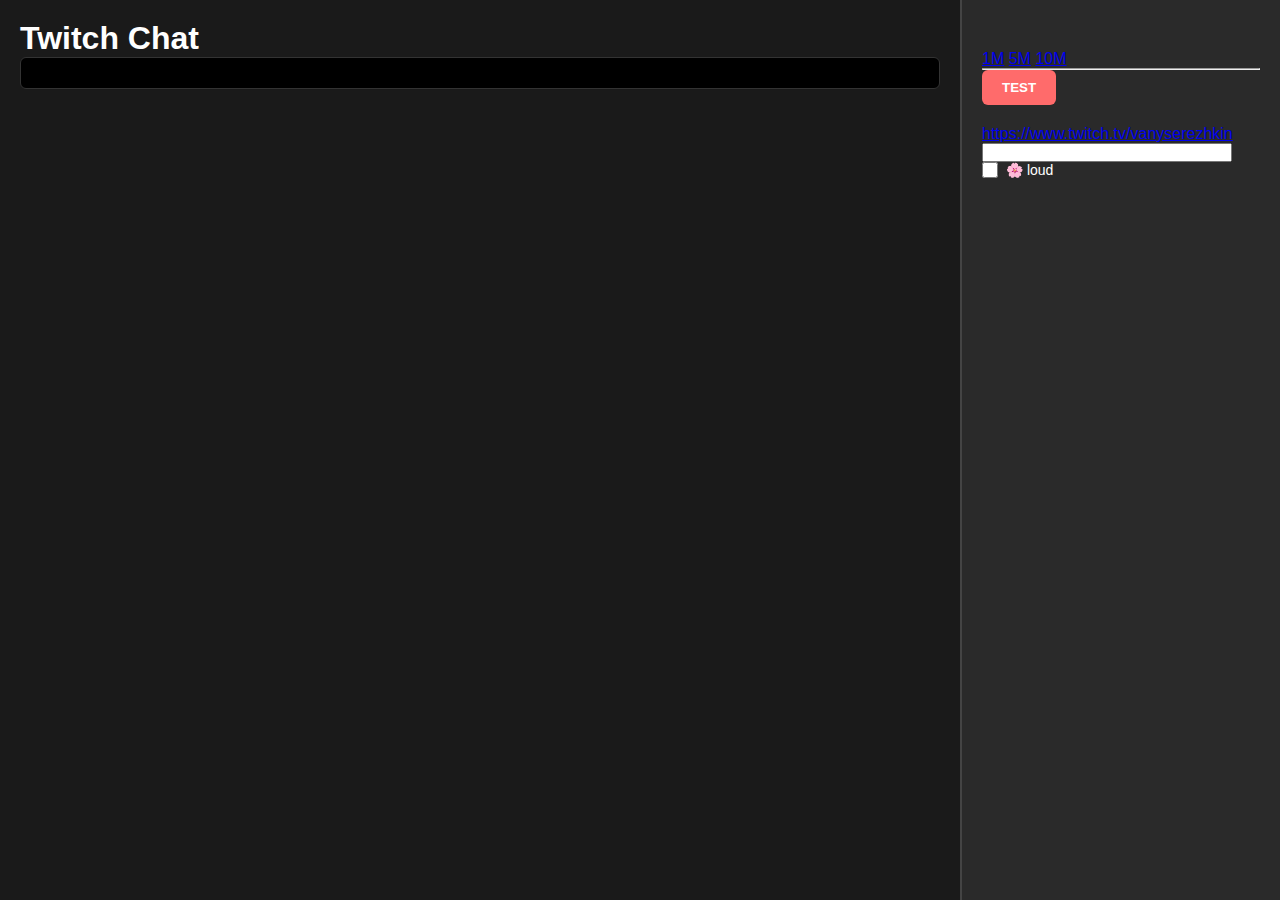
<file: index.html>
<!doctype html>
<html>
    <head>
        <meta charset="UTF-8" />
        <title>Teammater</title>
        <link rel="stylesheet" href="index.css" />
    </head>
    <body>
        <div class="main-content">
            <h1>Twitch Chat</h1>
            <div id="output"></div>
        </div>

        <div class="control-panel">
            <audio id="myAudio" src="mp3/boo.mp3" preload="auto"></audio>

            <!-- Module Container (new modular system) -->
            <div id="modules-container" class="modules-container"></div>

            <a href="/neco.html?t=100" target="_blank">1M</a>
            <a href="/neco.html?t=300" target="_blank">5M</a>
            <a href="/neco.html?t=600" target="_blank">10M</a>
            <hr />
            <button
                class="test-button"
                onclick="voice()({}, 'testuser', 'Test passed')"
            >
                TEST
            </button>
            <a href="https://www.twitch.tv/vanyserezhkin" target="_blank"
                >https://www.twitch.tv/vanyserezhkin</a
            >
            <input type="text" id="announce-input" stored_as="announce" style="width: 90%" />

            <div class="control-section">
                <label class="checkbox-label">
                    <input
                        type="checkbox"
                        stored_as="loud"
                        stored_default="true"
                        id="loudCheckbox"
                    />
                    🌸 loud
                </label>
            </div>
        </div>

        <script>
            (() => {
                const HISTORY_KEY = 'announce_history';
                const MAX_HISTORY = 200;
                let historyIndex = null; // null = not browsing
                let draft = '';

                function getHistory() {
                    try { return JSON.parse(localStorage.getItem(HISTORY_KEY)) || []; }
                    catch { return []; }
                }
                function saveHistory(h) {
                    localStorage.setItem(HISTORY_KEY, JSON.stringify(h));
                }
                function pushHistory(value) {
                    const h = getHistory();
                    if (value && h[h.length - 1] !== value) {
                        h.push(value);
                        if (h.length > MAX_HISTORY) h.splice(0, h.length - MAX_HISTORY);
                        saveHistory(h);
                    }
                }

                document.addEventListener('DOMContentLoaded', () => {
                    const input = document.getElementById('announce-input');
                    if (!input) return;

                    input.addEventListener('keydown', async (e) => {
                        const h = getHistory();

                        if (e.key === 'ArrowUp') {
                            e.preventDefault();
                            if (h.length === 0) return;
                            if (historyIndex === null) {
                                draft = input.value;
                                historyIndex = h.length - 1;
                            } else if (historyIndex > 0) {
                                historyIndex--;
                            }
                            input.value = h[historyIndex];
                        } else if (e.key === 'ArrowDown') {
                            e.preventDefault();
                            if (historyIndex === null) return;
                            if (historyIndex < h.length - 1) {
                                historyIndex++;
                                input.value = h[historyIndex];
                            } else {
                                historyIndex = null;
                                input.value = draft;
                            }
                        } else if (e.key === 'Enter') {
                            const value = input.value.trim();
                            if (!value) return;
                            pushHistory(value);
                            historyIndex = null;
                            draft = '';
                            eval(localStorage.getItem('ANNOUNCE'));
                            console.log(await ANNOUNCE(value));
                        } else {
                            // Any other key resets history browsing
                            historyIndex = null;
                        }
                    });
                });
            })();
        </script>
        <script type="module" src="index.js"></script>
    </body>
</html>
</file>
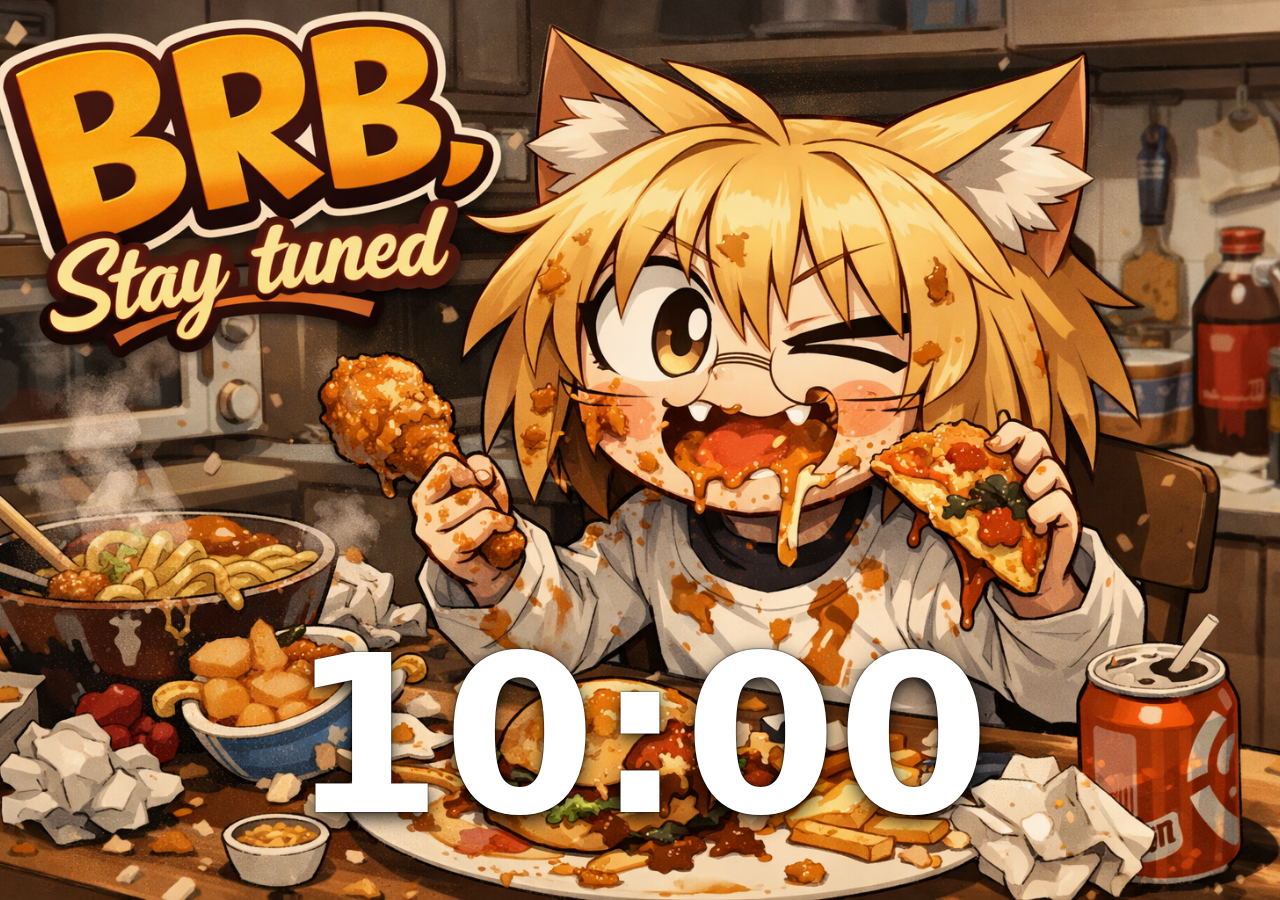
<file: neco.html>
<!doctype html>
<html lang="ru">
    <meta charset="utf-8" />
    <meta name="viewport" content="width=device-width,initial-scale=1" />
    <title>BRB — Neko Arc</title>
    <style>
        html,
        body {
            height: 100%;
            margin: 0;
            background: #000;
            font-family: system-ui, sans-serif;
        }
        .wrap {
            position: relative;
            width: 100%;
            height: 100%;
            overflow: hidden;
        }
        .bg {
            position: absolute;
            inset: 0;
            background-size: cover;
            background-position: center;
        }
        .shade {
            position: absolute;
            inset: 0;
            background: rgba(0, 0, 0, 0.01);
        }
        #t {
            position: absolute;
            inset: auto 0 6vh 0;
            margin: auto;
            text-align: center;
            font-variant-numeric: tabular-nums;
            line-height: 1;
            font-weight: 900;
            color: #fff;
            text-shadow:
                0 6px 18px rgba(0, 0, 0, 0.85),
                0 0 2px #000;
            font-size: clamp(48px, 18vw, 220px);
            user-select: none;
        }
    </style>
    <div class="wrap">
        <div class="bg"></div>
        <div class="shade"></div>
        <div id="t">10:00</div>
    </div>
    <script>
        (function () {
            function q(n, d) {
                const v = new URLSearchParams(location.search).get(n),
                    i = parseInt(v, 10);
                return Number.isFinite(i) && i >= 0 ? i : d;
            }
            function fmt(s) {
                return (
                    ("" + Math.floor(s / 60)).padStart(2, "0") +
                    ":" +
                    ("" + (s % 60)).padStart(2, "0")
                );
            }

            // Background selection (n=1 or n=2)
            const bg =
                q("n", 1) === 2
                    ? "nekoarc/NEKOARC-WC.png"
                    : "nekoarc/NEKOARC-eat.png";
            document.querySelector(".bg").style.backgroundImage =
                `url('${bg}')`;

            // Random sound selection
            const sounds = [
                "nekoarc/vanechka-vernis-u-n_neko-ark.ogg",
                "nekoarc/vanechka-vernis-u-n_neko-ark-2.ogg",
                "nekoarc/vanechka-vernis-u-n_zlaya-neko-ark.ogg",
            ];
            const audio = new Audio(
                sounds[Math.floor(Math.random() * sounds.length)],
            );
            audio.preload = "auto";

            // Audio unlock on first interaction
            let unlocked = false;
            function unlock() {
                if (!unlocked) {
                    audio
                        .play()
                        .then(() => {
                            audio.pause();
                            audio.currentTime = 0;
                            unlocked = true;
                            console.log("Audio unlocked");
                        })
                        .catch(() => {});
                }
            }
            document.addEventListener("click", unlock);
            document.addEventListener("keydown", unlock);
            document.addEventListener("touchstart", unlock);

            // Countdown
            let left = q("t", 600),
                el = document.getElementById("t");
            el.textContent = fmt(left);
            const id = setInterval(() => {
                left--;
                if (left <= 0) {
                    left = 0;
                    clearInterval(id);
                    audio.currentTime = 0;
                    audio
                        .play()
                        .catch((e) => console.error("Audio failed:", e));
                }
                el.textContent = fmt(left);
            }, 1000);
        })();
    </script>
</html>
</file>
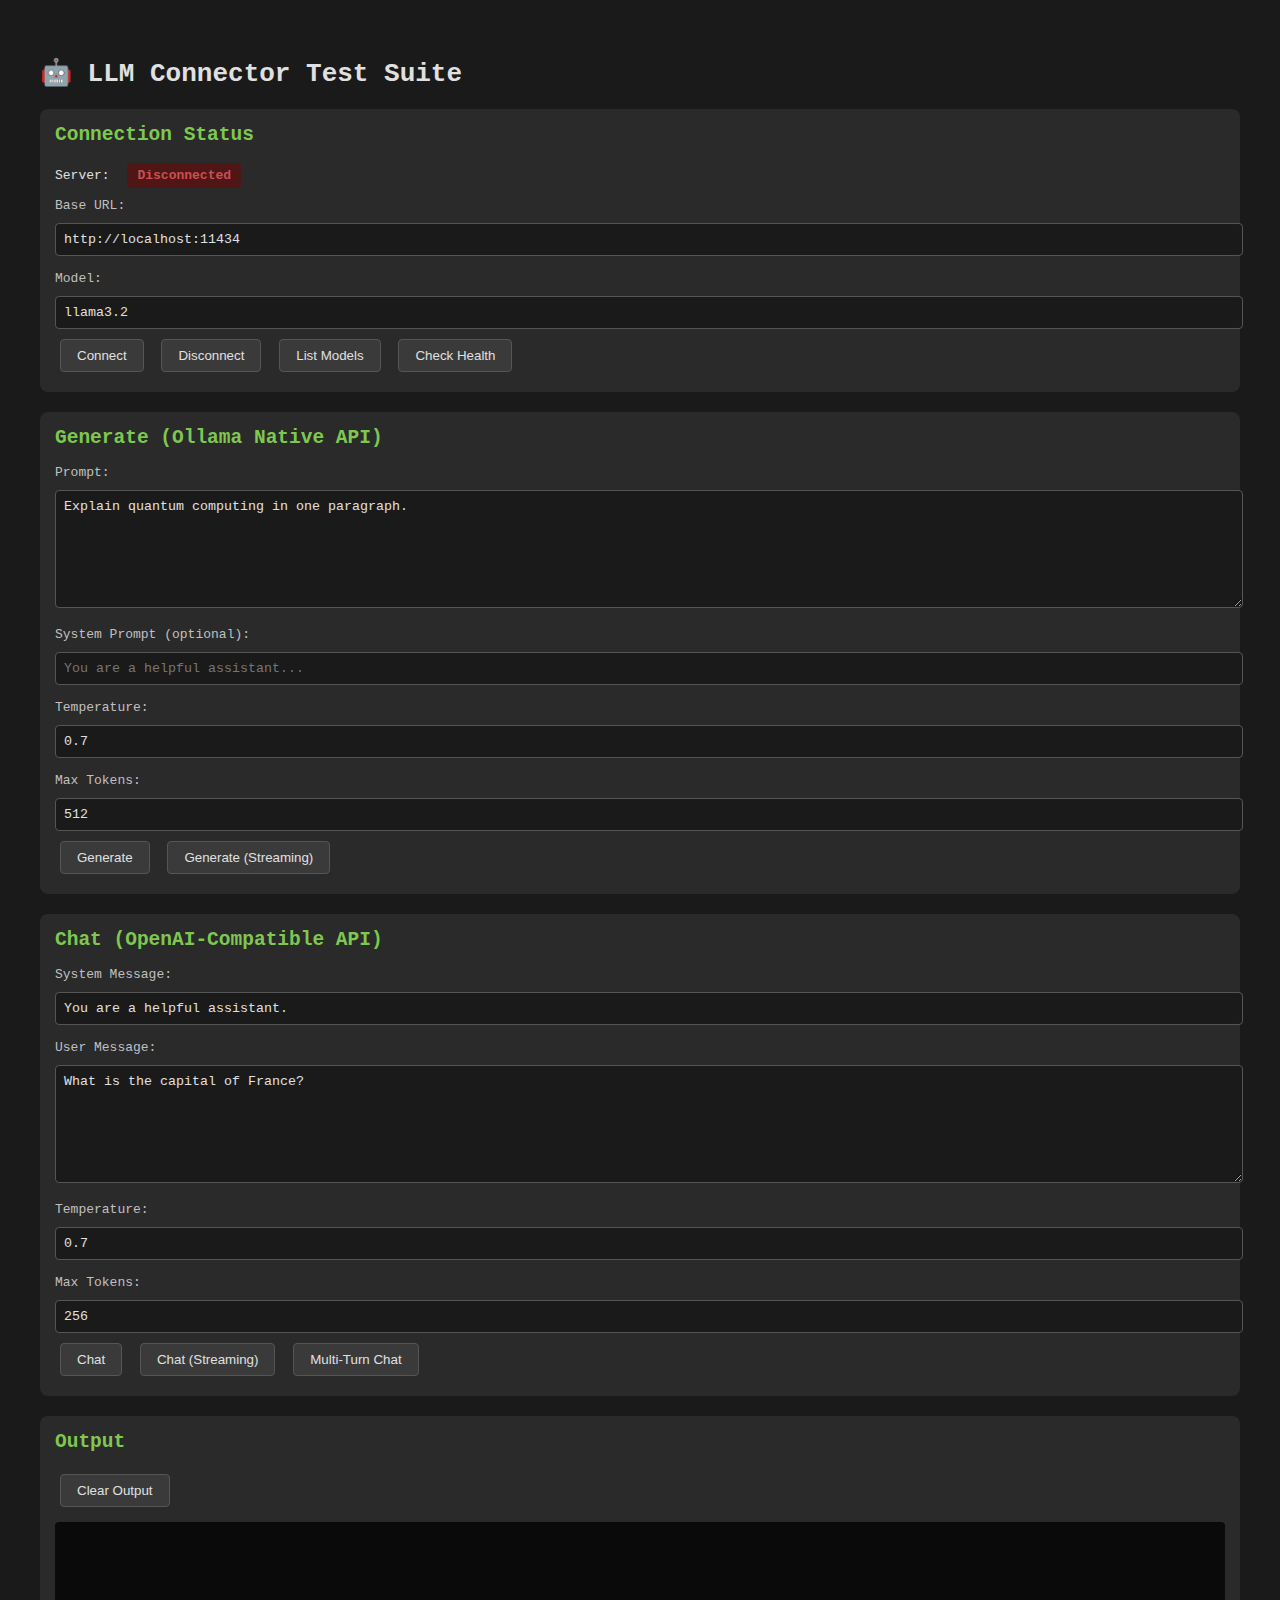
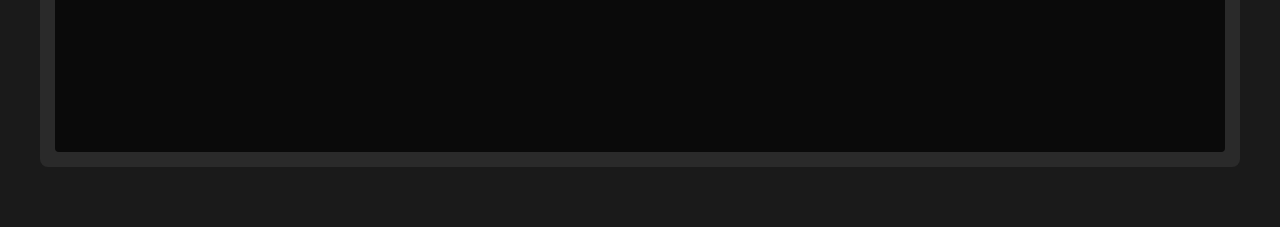
<file: test-llm.html>
<!DOCTYPE html>
<html lang="en">
<head>
  <meta charset="UTF-8">
  <meta name="viewport" content="width=device-width, initial-scale=1.0">
  <title>LLM Connector Test</title>
  <style>
    body {
      font-family: monospace;
      max-width: 1200px;
      margin: 20px auto;
      padding: 20px;
      background: #1a1a1a;
      color: #e0e0e0;
    }
    .section {
      margin: 20px 0;
      padding: 15px;
      background: #2a2a2a;
      border-radius: 8px;
    }
    .status {
      display: inline-block;
      padding: 5px 10px;
      border-radius: 4px;
      font-weight: bold;
      margin-left: 10px;
    }
    .status-connected { background: #2d5016; color: #7ec850; }
    .status-disconnected { background: #501616; color: #c85050; }
    button {
      background: #3a3a3a;
      color: #e0e0e0;
      border: 1px solid #555;
      padding: 8px 16px;
      margin: 5px;
      border-radius: 4px;
      cursor: pointer;
    }
    button:hover { background: #4a4a4a; }
    button:disabled {
      opacity: 0.5;
      cursor: not-allowed;
    }
    input, textarea {
      width: 100%;
      padding: 8px;
      margin: 5px 0;
      background: #1a1a1a;
      border: 1px solid #555;
      color: #e0e0e0;
      border-radius: 4px;
      font-family: monospace;
    }
    textarea {
      min-height: 100px;
      resize: vertical;
    }
    #output {
      background: #0a0a0a;
      padding: 15px;
      border-radius: 4px;
      margin-top: 10px;
      min-height: 200px;
      max-height: 400px;
      overflow-y: auto;
      white-space: pre-wrap;
      font-size: 14px;
    }
    .log-entry {
      margin: 5px 0;
      padding: 5px;
      border-left: 3px solid #555;
      padding-left: 10px;
    }
    .log-info { border-color: #50a0c8; }
    .log-error { border-color: #c85050; }
    .log-success { border-color: #7ec850; }
    .streaming-chunk {
      display: inline;
      color: #c8a050;
    }
    h2 {
      margin-top: 0;
      color: #7ec850;
    }
    label {
      display: block;
      margin: 10px 0 5px 0;
      color: #c0c0c0;
    }
  </style>
</head>
<body>
  <h1>🤖 LLM Connector Test Suite</h1>
  
  <div class="section">
    <h2>Connection Status</h2>
    <div>
      Server: <span class="status status-disconnected" id="status">Disconnected</span>
      <span id="health-info" style="margin-left: 20px; color: #888;"></span>
    </div>
    <div style="margin-top: 10px;">
      <label>Base URL:</label>
      <input type="text" id="baseUrl" value="http://localhost:11434" />
      
      <label>Model:</label>
      <input type="text" id="model" value="llama3.2" />
      
      <button onclick="testConnect()">Connect</button>
      <button onclick="testDisconnect()">Disconnect</button>
      <button onclick="testListModels()">List Models</button>
      <button onclick="testHealth()">Check Health</button>
    </div>
  </div>

  <div class="section">
    <h2>Generate (Ollama Native API)</h2>
    <label>Prompt:</label>
    <textarea id="generatePrompt" placeholder="Enter prompt for generation...">Explain quantum computing in one paragraph.</textarea>
    
    <label>System Prompt (optional):</label>
    <input type="text" id="generateSystem" placeholder="You are a helpful assistant..." />
    
    <label>Temperature:</label>
    <input type="number" id="generateTemp" value="0.7" min="0" max="1" step="0.1" />
    
    <label>Max Tokens:</label>
    <input type="number" id="generateTokens" value="512" min="1" max="4096" />
    
    <div>
      <button onclick="testGenerate(false)">Generate</button>
      <button onclick="testGenerate(true)">Generate (Streaming)</button>
    </div>
  </div>

  <div class="section">
    <h2>Chat (OpenAI-Compatible API)</h2>
    <label>System Message:</label>
    <input type="text" id="chatSystem" value="You are a helpful assistant." />
    
    <label>User Message:</label>
    <textarea id="chatUser" placeholder="Enter user message...">What is the capital of France?</textarea>
    
    <label>Temperature:</label>
    <input type="number" id="chatTemp" value="0.7" min="0" max="1" step="0.1" />
    
    <label>Max Tokens:</label>
    <input type="number" id="chatTokens" value="256" min="1" max="4096" />
    
    <div>
      <button onclick="testChat(false)">Chat</button>
      <button onclick="testChat(true)">Chat (Streaming)</button>
      <button onclick="testMultiTurnChat()">Multi-Turn Chat</button>
    </div>
  </div>

  <div class="section">
    <h2>Output</h2>
    <button onclick="clearOutput()">Clear Output</button>
    <div id="output"></div>
  </div>

  <script type="module">
    import { LLMConnector } from './connectors.js';

    // Global connector instance
    window.llm = null;

    // Logging function
    function log(message, type = 'info') {
      const output = document.getElementById('output');
      const entry = document.createElement('div');
      entry.className = `log-entry log-${type}`;
      entry.textContent = `[${new Date().toLocaleTimeString()}] ${message}`;
      output.appendChild(entry);
      output.scrollTop = output.scrollHeight;
    }

    // Update status indicator
    function updateStatus(connected) {
      const statusEl = document.getElementById('status');
      statusEl.textContent = connected ? 'Connected' : 'Disconnected';
      statusEl.className = `status ${connected ? 'status-connected' : 'status-disconnected'}`;
      
      if (connected && window.llm) {
        const age = window.llm.getLastHealthCheckAge();
        document.getElementById('health-info').textContent = 
          age ? `Last check: ${(age / 1000).toFixed(1)}s ago` : '';
      } else {
        document.getElementById('health-info').textContent = '';
      }
    }

    // Test: Connect
    window.testConnect = async function() {
      const baseUrl = document.getElementById('baseUrl').value;
      const model = document.getElementById('model').value;
      
      log('Connecting to Ollama...', 'info');
      
      window.llm = new LLMConnector({
        baseUrl,
        model,
        log: (msg) => log(msg, 'info'),
        onStatusChange: updateStatus,
        healthCheckInterval: 10000, // Check every 10s for demo
      });
      
      const success = await window.llm.connect();
      if (success) {
        log('✅ Connected successfully', 'success');
      } else {
        log('❌ Connection failed', 'error');
      }
    };

    // Test: Disconnect
    window.testDisconnect = function() {
      if (!window.llm) {
        log('❌ No connector instance', 'error');
        return;
      }
      
      window.llm.disconnect();
      log('🔌 Disconnected', 'info');
    };

    // Test: List Models
    window.testListModels = async function() {
      if (!window.llm || !window.llm.isConnected()) {
        log('❌ Not connected', 'error');
        return;
      }
      
      try {
        log('Fetching models...', 'info');
        const models = await window.llm.listModels();
        log(`📋 Found ${models.length} models:`, 'success');
        models.forEach(m => {
          const size = (m.size / 1024 / 1024 / 1024).toFixed(2);
          log(`  - ${m.name} (${size} GB)`, 'info');
        });
      } catch (error) {
        log(`❌ Failed: ${error.message}`, 'error');
      }
    };

    // Test: Health Check
    window.testHealth = async function() {
      if (!window.llm) {
        log('❌ No connector instance', 'error');
        return;
      }
      
      try {
        log('Checking health...', 'info');
        const healthy = await window.llm.checkHealth();
        const age = window.llm.getLastHealthCheckAge();
        log(healthy ? 
          `✅ Server healthy (checked ${(age / 1000).toFixed(1)}s ago)` : 
          '❌ Server not responding', 
          healthy ? 'success' : 'error'
        );
      } catch (error) {
        log(`❌ Failed: ${error.message}`, 'error');
      }
    };

    // Test: Generate
    window.testGenerate = async function(streaming = false) {
      if (!window.llm || !window.llm.isConnected()) {
        log('❌ Not connected', 'error');
        return;
      }
      
      const prompt = document.getElementById('generatePrompt').value;
      const system = document.getElementById('generateSystem').value;
      const temperature = parseFloat(document.getElementById('generateTemp').value);
      const maxTokens = parseInt(document.getElementById('generateTokens').value);
      
      if (!prompt) {
        log('❌ Prompt is empty', 'error');
        return;
      }
      
      try {
        log(`📝 Generating${streaming ? ' (streaming)' : ''}...`, 'info');
        log(`Prompt: "${prompt.substring(0, 50)}..."`, 'info');
        
        const options = { temperature, maxTokens };
        if (system) options.system = system;
        
        if (streaming) {
          const output = document.getElementById('output');
          const streamDiv = document.createElement('div');
          streamDiv.className = 'log-entry';
          streamDiv.innerHTML = '<strong>Response:</strong> <span class="streaming-chunk"></span>';
          output.appendChild(streamDiv);
          
          const chunkSpan = streamDiv.querySelector('.streaming-chunk');
          let fullText = '';
          
          options.stream = true;
          options.onChunk = (chunk) => {
            fullText += chunk;
            chunkSpan.textContent = fullText;
            output.scrollTop = output.scrollHeight;
          };
          
          await window.llm.generate(prompt, options);
          log('✅ Generation complete', 'success');
        } else {
          const text = await window.llm.generate(prompt, options);
          log(`✅ Response: ${text}`, 'success');
        }
      } catch (error) {
        log(`❌ Failed: ${error.message}`, 'error');
      }
    };

    // Test: Chat
    window.testChat = async function(streaming = false) {
      if (!window.llm || !window.llm.isConnected()) {
        log('❌ Not connected', 'error');
        return;
      }
      
      const systemMsg = document.getElementById('chatSystem').value;
      const userMsg = document.getElementById('chatUser').value;
      const temperature = parseFloat(document.getElementById('chatTemp').value);
      const maxTokens = parseInt(document.getElementById('chatTokens').value);
      
      if (!userMsg) {
        log('❌ User message is empty', 'error');
        return;
      }
      
      const messages = [];
      if (systemMsg) {
        messages.push({ role: 'system', content: systemMsg });
      }
      messages.push({ role: 'user', content: userMsg });
      
      try {
        log(`💬 Chatting${streaming ? ' (streaming)' : ''}...`, 'info');
        log(`User: "${userMsg}"`, 'info');
        
        const options = { temperature, maxTokens };
        
        if (streaming) {
          const output = document.getElementById('output');
          const streamDiv = document.createElement('div');
          streamDiv.className = 'log-entry';
          streamDiv.innerHTML = '<strong>Assistant:</strong> <span class="streaming-chunk"></span>';
          output.appendChild(streamDiv);
          
          const chunkSpan = streamDiv.querySelector('.streaming-chunk');
          let fullText = '';
          
          options.stream = true;
          options.onChunk = (chunk) => {
            fullText += chunk;
            chunkSpan.textContent = fullText;
            output.scrollTop = output.scrollHeight;
          };
          
          await window.llm.chat(messages, options);
          log('✅ Chat complete', 'success');
        } else {
          const response = await window.llm.chat(messages, options);
          log(`✅ Assistant: ${response}`, 'success');
        }
      } catch (error) {
        log(`❌ Failed: ${error.message}`, 'error');
      }
    };

    // Test: Multi-turn conversation
    window.testMultiTurnChat = async function() {
      if (!window.llm || !window.llm.isConnected()) {
        log('❌ Not connected', 'error');
        return;
      }
      
      const temperature = parseFloat(document.getElementById('chatTemp').value);
      const maxTokens = parseInt(document.getElementById('chatTokens').value);
      
      const conversation = [
        { role: 'system', content: 'You are a helpful assistant.' },
        { role: 'user', content: 'What is 2+2?' },
      ];
      
      try {
        log('💬 Starting multi-turn conversation...', 'info');
        log(`User: "${conversation[1].content}"`, 'info');
        
        // First turn
        const response1 = await window.llm.chat(conversation, { temperature, maxTokens });
        log(`✅ Assistant: ${response1}`, 'success');
        
        // Add response and continue
        conversation.push({ role: 'assistant', content: response1 });
        conversation.push({ role: 'user', content: 'Now multiply that by 3.' });
        
        log(`User: "${conversation[3].content}"`, 'info');
        
        // Second turn
        const response2 = await window.llm.chat(conversation, { temperature, maxTokens });
        log(`✅ Assistant: ${response2}`, 'success');
        
        log('✅ Multi-turn conversation complete', 'success');
      } catch (error) {
        log(`❌ Failed: ${error.message}`, 'error');
      }
    };

    // Clear output
    window.clearOutput = function() {
      document.getElementById('output').innerHTML = '';
    };

    // Initialize
    log('🚀 LLM Connector Test Suite loaded', 'info');
    log('📝 Configure connection settings and click Connect', 'info');
  </script>
</body>
</html>
</file>
<file: index.css>
* {
    margin: 0;
    padding: 0;
    box-sizing: border-box;
}

body {
    font-family: "Segoe UI", Tahoma, Geneva, Verdana, sans-serif;
    background: #1a1a1a;
    color: #ffffff;
    height: 100vh;
    display: flex;
}

.main-content {
    flex: 1;
    padding: 20px;
    overflow-y: auto;
}

a:visited {
    color: #eeffff;
    text-decoration-color: hotpink;
}

.control-panel {
    width: 320px;
    background: #2a2a2a;
    border-left: 2px solid #444;
    padding: 20px;
    overflow-y: auto;
}

.control-section {
    margin-bottom: 30px;
}

.control-section h3 {
    color: #9147ff;
    margin-bottom: 15px;
    font-size: 16px;
    text-transform: uppercase;
    letter-spacing: 1px;
}

.preset-selector {
    width: 100%;
    padding: 10px;
    background: #333;
    border: 1px solid #555;
    border-radius: 6px;
    color: #fff;
    font-size: 14px;
    margin-bottom: 15px;
}

.preset-info {
    background: #333;
    padding: 15px;
    border-radius: 6px;
    margin-bottom: 15px;
    font-size: 13px;
}

.preset-info .field {
    margin-bottom: 8px;
}

.preset-info .label {
    color: #aaa;
    font-weight: bold;
    display: inline-block;
    width: 70px;
}

.control-button {
    width: 100%;
    padding: 12px;
    background: #9147ff;
    border: none;
    border-radius: 6px;
    color: white;
    font-size: 14px;
    font-weight: bold;
    cursor: pointer;
    margin-bottom: 10px;
    transition: background-color 0.2s;
}

.control-button:hover {
    background: #7d39e0;
}

.control-button:disabled {
    background: #555;
    cursor: not-allowed;
}

.status-indicator {
    display: inline-block;
    width: 10px;
    height: 10px;
    border-radius: 50%;
    margin-right: 8px;
    background: #ff4757;
}

.status-indicator.connected {
    background: #2ed573;
}

.status-indicator.busy {
    background: #ffa502;
    animation: indicator-busy-pulse 1s ease-in-out infinite;
}

.status-indicator.error {
    background: #ff4757;
    animation: indicator-error-pulse 0.5s ease-in-out infinite;
}

@keyframes indicator-busy-pulse {
    0%, 100% { opacity: 1; }
    50% { opacity: 0.4; }
}

@keyframes indicator-error-pulse {
    0%, 100% { opacity: 1; }
    50% { opacity: 0.3; }
}

#output {
    background: #000;
    padding: 15px;
    border-radius: 6px;
    font-family: "Consolas", "Monaco", monospace;
    font-size: 12px;
    max-height: 400px;
    overflow-y: auto;
    border: 1px solid #333;
}

#output div {
    margin-bottom: 5px;
    padding: 2px 0;
    border-bottom: 1px solid #222;
}

.test-button {
    background: #ff6b6b;
    padding: 10px 20px;
    border: none;
    border-radius: 6px;
    color: white;
    font-weight: bold;
    cursor: pointer;
    margin-bottom: 20px;
}

/* Additional utility classes for inline styles */
.status-item {
    margin-top: 8px;
}

.preset-info-hidden {
    display: none;
}

.rewards-list {
    font-size: 12px;
    margin-top: 10px;
}

.test-redemption-button {
    background: #ff6b6b;
}

.no-rewards {
    color: #aaa;
}

.reward-item {
    margin-bottom: 8px;
    padding: 5px;
    background: #333;
    border-radius: 3px;
}

.checkbox-label {
    display: flex;
    align-items: center;
    cursor: pointer;
    user-select: none;
    font-size: 14px;
}

.checkbox-label input[type="checkbox"] {
    margin-right: 8px;
    cursor: pointer;
    width: 16px;
    height: 16px;
}

.input-label {
    display: flex;
    flex-direction: column;
    gap: 8px;
}

.label-text {
    font-size: 12px;
    color: #aaa;
    font-weight: bold;
}

.client-id-input {
    width: 100%;
    padding: 8px;
    background: #333;
    border: 1px solid #555;
    border-radius: 4px;
    color: #fff;
    font-size: 12px;
    font-family: "Consolas", "Monaco", monospace;
}

.client-id-input:focus {
    outline: none;
    border-color: #9147ff;
}

.hint-text {
    font-size: 11px;
    color: #888;
    margin-top: 4px;
}

.hint-text a {
    color: #9147ff;
    text-decoration: none;
}

.hint-text a:hover {
    text-decoration: underline;
}

/* Configuration Panels */
.gear-button {
    background: none;
    border: none;
    color: #9147ff;
    font-size: 18px;
    cursor: pointer;
    padding: 4px 8px;
    margin-left: 8px;
    transition:
        transform 0.2s,
        color 0.2s;
    vertical-align: middle;
}

.gear-button:hover {
    color: #7d39e0;
    transform: rotate(90deg);
}

.llm-config-panel,
.twitch-config-panel,
.minaret-config-panel {
    display: none;
    background: #1a1a1a;
    border: 1px solid #444;
    border-radius: 6px;
    padding: 12px;
    margin-top: 8px;
    margin-bottom: 8px;
}

.llm-config-panel.expanded,
.twitch-config-panel.expanded,
.minaret-config-panel.expanded {
    display: block;
}

.config-field {
    margin-bottom: 12px;
}

.config-field:last-child {
    margin-bottom: 0;
}

.config-input {
    width: 100%;
    padding: 6px 8px;
    background: #2a2a2a;
    border: 1px solid #555;
    border-radius: 4px;
    color: #fff;
    font-size: 12px;
    font-family: "Consolas", "Monaco", monospace;
}

.config-input:focus {
    outline: none;
    border-color: #9147ff;
}

.config-textarea {
    width: 100%;
    padding: 6px 8px;
    background: #2a2a2a;
    border: 1px solid #555;
    border-radius: 4px;
    color: #fff;
    font-size: 12px;
    font-family: "Segoe UI", Tahoma, Geneva, Verdana, sans-serif;
    resize: vertical;
    min-height: 60px;
}

.config-textarea:focus {
    outline: none;
    border-color: #9147ff;
}

.status-item {
    display: flex;
    align-items: center;
    margin-top: 8px;
}

.status-item .checkbox-label {
    flex: 1;
}

/* Music Queue Modal */
.modal {
    display: none;
    position: fixed;
    z-index: 1000;
    left: 0;
    top: 0;
    width: 100%;
    height: 100%;
    background-color: rgba(0, 0, 0, 0.7);
    backdrop-filter: blur(4px);
}

.modal.show {
    display: flex;
    align-items: center;
    justify-content: center;
}

.modal-content {
    background: #2a2a2a;
    border: 2px solid #444;
    border-radius: 12px;
    width: 90%;
    max-width: 700px;
    max-height: 90vh;
    overflow: hidden;
    display: flex;
    flex-direction: column;
    box-shadow: 0 8px 32px rgba(0, 0, 0, 0.5);
}

.modal-header {
    background: #1a1a1a;
    border-bottom: 2px solid #444;
    padding: 20px;
    display: flex;
    justify-content: space-between;
    align-items: center;
}

.modal-header h2 {
    color: #9147ff;
    margin: 0;
    font-size: 24px;
}

.modal-close {
    background: none;
    border: none;
    color: #ff6b6b;
    font-size: 32px;
    cursor: pointer;
    padding: 0;
    width: 32px;
    height: 32px;
    line-height: 28px;
    text-align: center;
    transition:
        transform 0.2s,
        color 0.2s;
}

.modal-close:hover {
    color: #ff4757;
    transform: scale(1.2);
}

.modal-body {
    padding: 20px;
    overflow-y: auto;
    flex: 1;
}

.queue-section {
    background: #1a1a1a;
    border: 1px solid #444;
    border-radius: 8px;
    padding: 16px;
    margin-bottom: 16px;
}

.queue-section:last-child {
    margin-bottom: 0;
}

.queue-section h3 {
    color: #9147ff;
    margin-bottom: 12px;
    font-size: 14px;
    text-transform: uppercase;
    letter-spacing: 1px;
}

.status-display {
    background: #2a2a2a;
    border: 1px solid #333;
    border-radius: 6px;
    padding: 12px;
    margin-bottom: 12px;
    font-size: 13px;
}

.status-display .status-item {
    margin-top: 0;
    margin-bottom: 8px;
    display: flex;
    justify-content: space-between;
}

.status-display .status-item:last-child {
    margin-bottom: 0;
}

.status-display strong {
    color: #aaa;
}

.status-display span {
    color: #fff;
    font-family: "Consolas", "Monaco", monospace;
    font-size: 12px;
}

.queued-songs-list {
    background: #2a2a2a;
    border: 1px solid #333;
    border-radius: 6px;
    padding: 12px;
    max-height: 200px;
    overflow-y: auto;
    font-size: 12px;
}

.queued-song-item {
    background: #333;
    border: 1px solid #444;
    border-radius: 4px;
    padding: 8px;
    margin-bottom: 8px;
    word-break: break-all;
    font-family: "Consolas", "Monaco", monospace;
}

.queued-song-item:last-child {
    margin-bottom: 0;
}

.empty-state {
    color: #666;
    text-align: center;
    font-style: italic;
    margin: 0;
}

.song-url-input {
    width: 100%;
    padding: 10px;
    background: #2a2a2a;
    border: 1px solid #555;
    border-radius: 6px;
    color: #fff;
    font-size: 13px;
    font-family: "Consolas", "Monaco", monospace;
    margin-bottom: 10px;
}

.song-url-input:focus {
    outline: none;
    border-color: #9147ff;
}

.action-button {
    padding: 10px 16px;
    background: #9147ff;
    border: none;
    border-radius: 6px;
    color: white;
    font-size: 13px;
    font-weight: bold;
    cursor: pointer;
    transition:
        background-color 0.2s,
        transform 0.1s;
}

.action-button:hover {
    background: #7d39e0;
}

.action-button:active {
    transform: scale(0.98);
}

.button-grid {
    display: grid;
    grid-template-columns: repeat(2, 1fr);
    gap: 10px;
}

.command-log {
    background: #000;
    border: 1px solid #333;
    border-radius: 6px;
    padding: 12px;
    max-height: 200px;
    overflow-y: auto;
    font-family: "Consolas", "Monaco", monospace;
    font-size: 11px;
    margin-bottom: 10px;
}

.log-entry {
    margin-bottom: 4px;
    padding: 4px 0;
    border-bottom: 1px solid #222;
}

.log-entry:last-child {
    border-bottom: none;
    margin-bottom: 0;
}

.log-entry.success {
    color: #2ed573;
}

.log-entry.error {
    color: #ff4757;
}

.log-entry.info {
    color: #5352ed;
}

.log-entry.warning {
    color: #ffa502;
}

/* ============================
   MODULE SYSTEM STYLES
   ============================ */

.modules-container {
    margin-bottom: 30px;
}

.module {
    background: #1a1a1a;
    border: 1px solid #444;
    border-radius: 8px;
    margin-bottom: 16px;
    overflow: hidden;
}

.module-header {
    display: flex;
    align-items: center;
    gap: 10px;
    padding: 6px 16px;
    background: #2a2a2a;
    border-bottom: 1px solid #444;
}

.module-header h3 {
    flex: 1;
    margin: 0;
    font-size: 14px;
    color: #fff;
    text-transform: none;
    letter-spacing: normal;
}

.module-header .status-indicator {
    margin-right: 0;
}

.module-header .module-enable-label {
    display: flex;
    align-items: center;
    cursor: pointer;
    order: -1;
}

.module-header .module-enable-checkbox {
    width: 16px;
    height: 16px;
    cursor: pointer;
    margin: 0;
}

.module-header .config-toggle,
.module-header .control-toggle {
    background: none;
    border: none;
    color: #9147ff;
    font-size: 18px;
    cursor: pointer;
    padding: 4px;
    transition:
        transform 0.2s,
        color 0.2s;
}

.module-header .config-toggle:hover,
.module-header .control-toggle:hover {
    color: #7d39e0;
    transform: rotate(90deg);
}

.module .config-panel {
    background: #1a1a1a;
    padding: 16px;
    border-top: 1px solid #333;
    transition: max-height 0.3s ease-out;
}

.module .config-panel.collapsed {
    max-height: 0;
    padding: 0 16px;
    overflow: hidden;
    border-top: none;
}

.module .config-section-header {
    color: #9147ff;
    font-size: 12px;
    text-transform: uppercase;
    letter-spacing: 1px;
    margin: 12px 0 8px 0;
    padding-bottom: 4px;
    border-bottom: 1px solid #333;
}

.module .config-section-header:first-child {
    margin-top: 0;
}

.module .config-field {
    margin-bottom: 12px;
}

.module .config-field:last-child {
    margin-bottom: 0;
}

.module .config-field label {
    display: block;
    font-size: 12px;
    color: #aaa;
    margin-bottom: 4px;
}

.module .config-field input[type="text"],
.module .config-field input[type="number"],
.module .config-field input[type="range"],
.module .config-field select,
.module .config-field textarea {
    width: 100%;
    padding: 6px 8px;
    background: #2a2a2a;
    border: 1px solid #555;
    border-radius: 4px;
    color: #fff;
    font-size: 12px;
    font-family: "Consolas", "Monaco", monospace;
}

.module .config-field textarea {
    font-family: "Segoe UI", Tahoma, Geneva, Verdana, sans-serif;
    resize: vertical;
    min-height: 60px;
}

.module .config-field input:focus,
.module .config-field select:focus,
.module .config-field textarea:focus {
    outline: none;
    border-color: #9147ff;
}

.module .config-field input[type="checkbox"] {
    margin-right: 8px;
    cursor: pointer;
    width: 16px;
    height: 16px;
}

.module .config-field .range-value {
    float: right;
    color: #9147ff;
    font-weight: bold;
    font-family: "Consolas", "Monaco", monospace;
    font-size: 12px;
}

/* Control Modal */
.control-modal {
    display: none;
    position: fixed;
    z-index: 1000;
    left: 0;
    top: 0;
    width: 100%;
    height: 100%;
    align-items: center;
    justify-content: center;
}

.control-modal .modal-overlay {
    position: absolute;
    top: 0;
    left: 0;
    width: 100%;
    height: 100%;
    background-color: rgba(0, 0, 0, 0.7);
    backdrop-filter: blur(4px);
}

.control-modal .modal-content {
    position: relative;
    background: #2a2a2a;
    border: 2px solid #444;
    border-radius: 12px;
    width: 90%;
    max-width: 700px;
    max-height: 90vh;
    overflow: hidden;
    display: flex;
    flex-direction: column;
    box-shadow: 0 8px 32px rgba(0, 0, 0, 0.5);
    z-index: 1001;
}

.control-modal .modal-header {
    background: #1a1a1a;
    border-bottom: 2px solid #444;
    padding: 20px;
    display: flex;
    justify-content: space-between;
    align-items: center;
}

.control-modal .modal-header h2 {
    color: #9147ff;
    margin: 0;
    font-size: 24px;
}

.control-modal .modal-close {
    background: none;
    border: none;
    color: #ff6b6b;
    font-size: 32px;
    cursor: pointer;
    padding: 0;
    width: 32px;
    height: 32px;
    line-height: 28px;
    text-align: center;
    transition:
        transform 0.2s,
        color 0.2s;
}

.control-modal .modal-close:hover {
    color: #ff4757;
    transform: scale(1.2);
}

.control-modal .modal-body {
    padding: 20px;
    overflow-y: auto;
    flex: 1;
}

/* ============================
   LLM MODULE PANELS
   ============================ */

/* Chat context panel inside the control modal */
.llm-chat-panel {
    display: flex;
    flex-direction: column;
    gap: 8px;
}

.llm-panel-header {
    display: flex;
    align-items: center;
    justify-content: space-between;
}

.llm-panel-header h3 {
    margin: 0;
}

/* Scrollable monospace chat log */
.llm-chat-log {
    white-space: pre-wrap;
    word-break: break-word;
    font-size: 11px;
    font-family: "Consolas", "Monaco", monospace;
    background: #111;
    color: #ccc;
    padding: 8px;
    border-radius: 4px;
    max-height: 60vh;
    overflow-y: auto;
    margin: 0;
    flex: 1;
}

/* "-> new messages:" marker line */
.llm-chat-marker {
    display: block;
    color: #ff0;
    background: #333;
    font-weight: bold;
    border-left: 3px solid #ff0;
    padding-left: 6px;
    margin: 2px 0;
}

/* Direct input field at bottom of chat panel */
.llm-direct-input {
    width: 100%;
    box-sizing: border-box;
    font-family: "Consolas", "Monaco", monospace;
    font-size: 12px;
    padding: 6px 8px;
    background: #1a1a1a;
    color: #eee;
    border: 1px solid #444;
    border-radius: 4px;
}

.llm-direct-input:focus {
    outline: none;
    border-color: #9147ff;
}

/* Small action buttons used in panel/modal headers */
.panel-action-btn {
    font-size: 12px;
    padding: 3px 10px;
    cursor: pointer;
    background: #333;
    border: 1px solid #555;
    border-radius: 4px;
    color: #fff;
    transition: background-color 0.2s;
}

.panel-action-btn:hover {
    background: #444;
}

/* Right-side button group in modal headers */
.modal-header-actions {
    display: flex;
    gap: 8px;
    align-items: center;
}

/* Memory textarea */
.llm-memory-textarea {
    width: 100%;
    height: 60vh;
    box-sizing: border-box;
    font-family: "Consolas", "Monaco", monospace;
    font-size: 12px;
    background: #111;
    color: #ccc;
    border: 1px solid #444;
    border-radius: 4px;
    padding: 8px;
    resize: vertical;
}

.llm-memory-textarea:focus {
    outline: none;
    border-color: #9147ff;
}

/* ============================
   LLM THINKING BLOCK
   ============================ */

/* Collapsible reasoning block shown below the direct input */
.llm-thinking-block {
    border: 1px solid #3a3a3a;
    border-radius: 4px;
    background: #0d0d0d;
    font-size: 11px;
    font-family: "Consolas", "Monaco", monospace;
    overflow: hidden;
}

.llm-thinking-block summary {
    padding: 4px 8px;
    cursor: pointer;
    color: #888;
    user-select: none;
    list-style: none; /* hide default triangle */
}

.llm-thinking-block summary::before {
    content: "▸ ";
    font-size: 10px;
}

.llm-thinking-block[open] summary::before {
    content: "▾ ";
}

.llm-thinking-block summary:hover {
    color: #bbb;
}

.llm-thinking-text {
    margin: 0;
    padding: 6px 8px;
    max-height: 200px;
    overflow-y: auto;
    white-space: pre-wrap;
    word-break: break-word;
    color: #666;
    border-top: 1px solid #222;
    font-size: 10px;
    line-height: 1.4;
}

/* ============================
   OBS MODULE INDICATORS
   ============================ */

.obs-stream-indicator,
.obs-record-indicator {
    font-size: 14px;
    margin: 0 4px;
    opacity: 0.4;
    filter: grayscale(100%);
    transition:
        opacity 0.3s,
        filter 0.3s;
}

.obs-stream-indicator.obs-active,
.obs-record-indicator.obs-active {
    opacity: 1;
    filter: grayscale(0%) brightness(1.2);
}

.obs-stream-indicator.obs-warning {
    opacity: 1;
    filter: grayscale(0%) sepia(100%) saturate(300%) hue-rotate(-20deg);
    animation: obs-warning-pulse 1s ease-in-out infinite;
}

.obs-record-indicator.obs-paused {
    opacity: 0.8;
    filter: grayscale(0%);
    animation: obs-pause-blink 1.5s ease-in-out infinite;
}

.obs-stream-indicator.obs-inactive,
.obs-record-indicator.obs-inactive {
    opacity: 0.4;
    filter: grayscale(100%);
}

.obs-stream-indicator.obs-disconnected,
.obs-record-indicator.obs-disconnected {
    opacity: 0.2;
    filter: grayscale(100%);
}

@keyframes obs-warning-pulse {
    0%,
    100% {
        opacity: 1;
    }
    50% {
        opacity: 0.5;
    }
}

@keyframes obs-pause-blink {
    0%,
    100% {
        opacity: 0.8;
    }
    50% {
        opacity: 0.3;
    }
}
</file>
